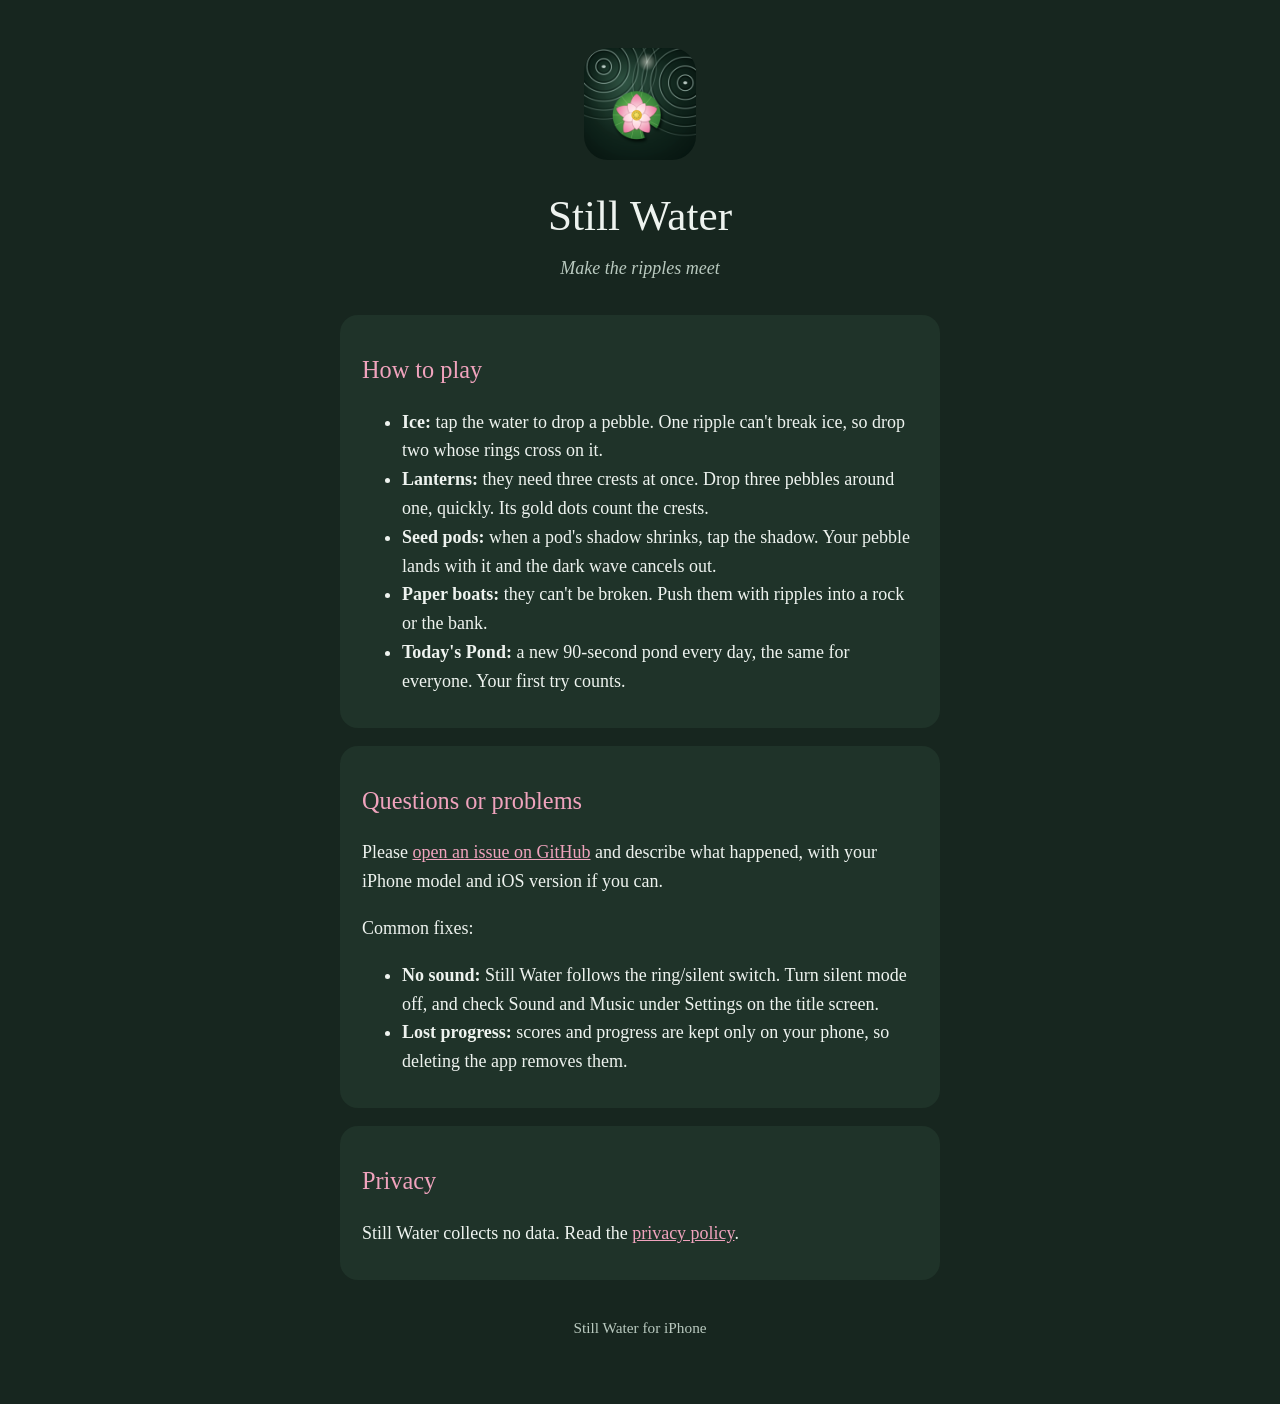
<file: index.html>
<!doctype html>
<html lang="en">
<head>
<meta charset="utf-8">
<meta name="viewport" content="width=device-width, initial-scale=1">
<title>Still Water: Support</title>
<link rel="stylesheet" href="style.css">
</head>
<body>
<main>
  <header>
    <img src="icon.png" alt="Still Water app icon">
    <h1>Still Water</h1>
    <p class="tag">Make the ripples meet</p>
  </header>

  <section>
    <h2>How to play</h2>
    <ul>
      <li><strong>Ice:</strong> tap the water to drop a pebble. One ripple can't break ice, so drop two whose rings cross on it.</li>
      <li><strong>Lanterns:</strong> they need three crests at once. Drop three pebbles around one, quickly. Its gold dots count the crests.</li>
      <li><strong>Seed pods:</strong> when a pod's shadow shrinks, tap the shadow. Your pebble lands with it and the dark wave cancels out.</li>
      <li><strong>Paper boats:</strong> they can't be broken. Push them with ripples into a rock or the bank.</li>
      <li><strong>Today's Pond:</strong> a new 90-second pond every day, the same for everyone. Your first try counts.</li>
    </ul>
  </section>

  <section>
    <h2>Questions or problems</h2>
    <p>Please <a id="issues" href="#">open an issue on GitHub</a> and describe what happened, with your iPhone model and iOS version if you can.</p>
    <p>Common fixes:</p>
    <ul>
      <li><strong>No sound:</strong> Still Water follows the ring/silent switch. Turn silent mode off, and check Sound and Music under Settings on the title screen.</li>
      <li><strong>Lost progress:</strong> scores and progress are kept only on your phone, so deleting the app removes them.</li>
    </ul>
  </section>

  <section>
    <h2>Privacy</h2>
    <p>Still Water collects no data. Read the <a href="privacy.html">privacy policy</a>.</p>
  </section>

  <footer>Still Water for iPhone</footer>
</main>
<script>
  // GitHub Pages lives at <user>.github.io/<repo>/, so the issues page is github.com/<user>/<repo>/issues.
  (function () {
    var user = location.hostname.split(".")[0];
    var repo = location.pathname.split("/").filter(Boolean)[0];
    if (location.hostname.endsWith("github.io") && repo) {
      document.getElementById("issues").href = "https://github.com/" + user + "/" + repo + "/issues";
    }
  })();
</script>
</body>
</html>
</file>
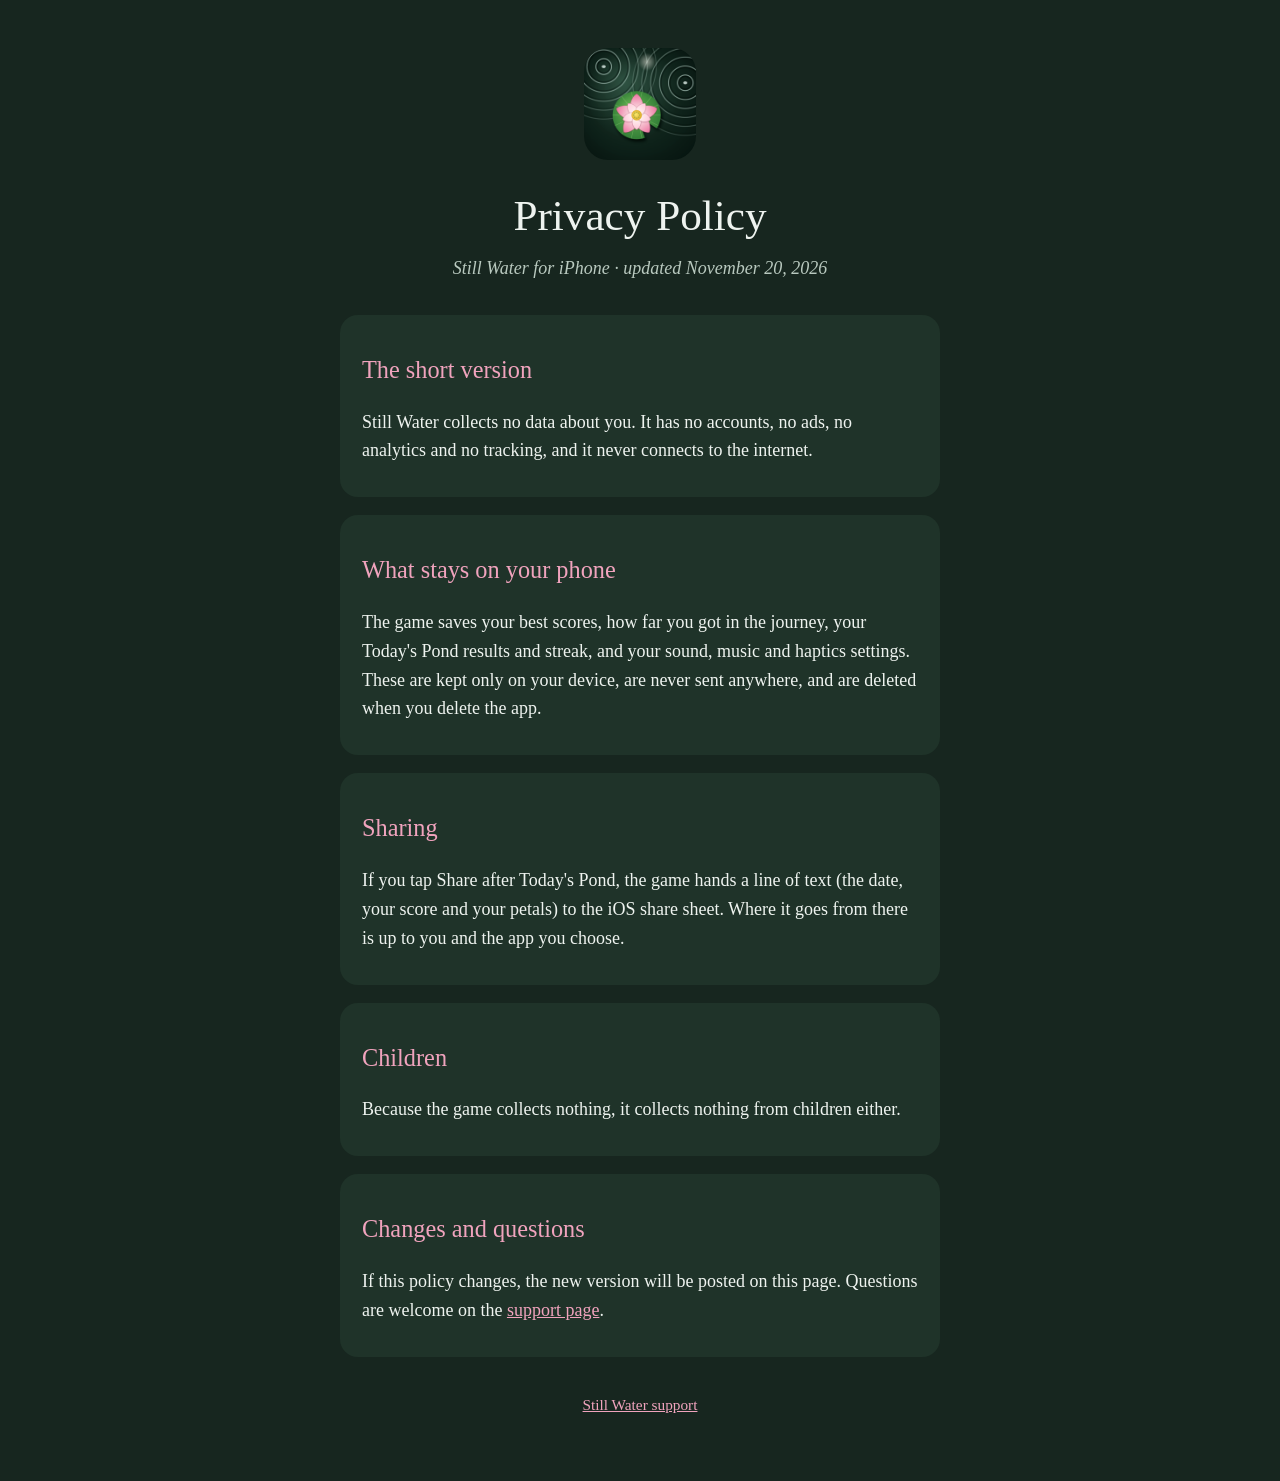
<file: privacy.html>
<!doctype html>
<html lang="en">
<head>
<meta charset="utf-8">
<meta name="viewport" content="width=device-width, initial-scale=1">
<title>Still Water: Privacy Policy</title>
<link rel="stylesheet" href="style.css">
</head>
<body>
<main>
  <header>
    <img src="icon.png" alt="Still Water app icon">
    <h1>Privacy Policy</h1>
    <p class="tag">Still Water for iPhone · updated November 20, 2026</p>
  </header>

  <section>
    <h2>The short version</h2>
    <p>Still Water collects no data about you. It has no accounts, no ads, no analytics and no tracking, and it never connects to the internet.</p>
  </section>

  <section>
    <h2>What stays on your phone</h2>
    <p>The game saves your best scores, how far you got in the journey, your Today's Pond results and streak, and your sound, music and haptics settings. These are kept only on your device, are never sent anywhere, and are deleted when you delete the app.</p>
  </section>

  <section>
    <h2>Sharing</h2>
    <p>If you tap Share after Today's Pond, the game hands a line of text (the date, your score and your petals) to the iOS share sheet. Where it goes from there is up to you and the app you choose.</p>
  </section>

  <section>
    <h2>Children</h2>
    <p>Because the game collects nothing, it collects nothing from children either.</p>
  </section>

  <section>
    <h2>Changes and questions</h2>
    <p>If this policy changes, the new version will be posted on this page. Questions are welcome on the <a href="index.html">support page</a>.</p>
  </section>

  <footer><a href="index.html">Still Water support</a></footer>
</main>
</body>
</html>
</file>
<file: style.css>
:root { --bg: #17261f; --card: #1f3329; --ink: #eef3ef; --soft: #b9c9bf; --accent: #f0a3bd; }
* { box-sizing: border-box; }
body { margin: 0; background: var(--bg); color: var(--ink); font: 18px/1.6 Georgia, "Times New Roman", serif; }
main { max-width: 640px; margin: 0 auto; padding: 48px 20px 64px; }
header { text-align: center; margin-bottom: 32px; }
header img { width: 112px; height: 112px; border-radius: 24px; }
h1 { font-weight: normal; font-size: 2.4em; margin: 12px 0 0; }
.tag { color: var(--soft); font-style: italic; margin: 4px 0 0; }
h2 { font-weight: normal; font-size: 1.35em; margin: 32px 0 8px; color: var(--accent); }
p, li { color: var(--ink); }
a { color: var(--accent); }
section { background: var(--card); border-radius: 18px; padding: 4px 22px 14px; margin: 18px 0; }
footer { text-align: center; color: var(--soft); font-size: 0.85em; margin-top: 36px; }
</file>
